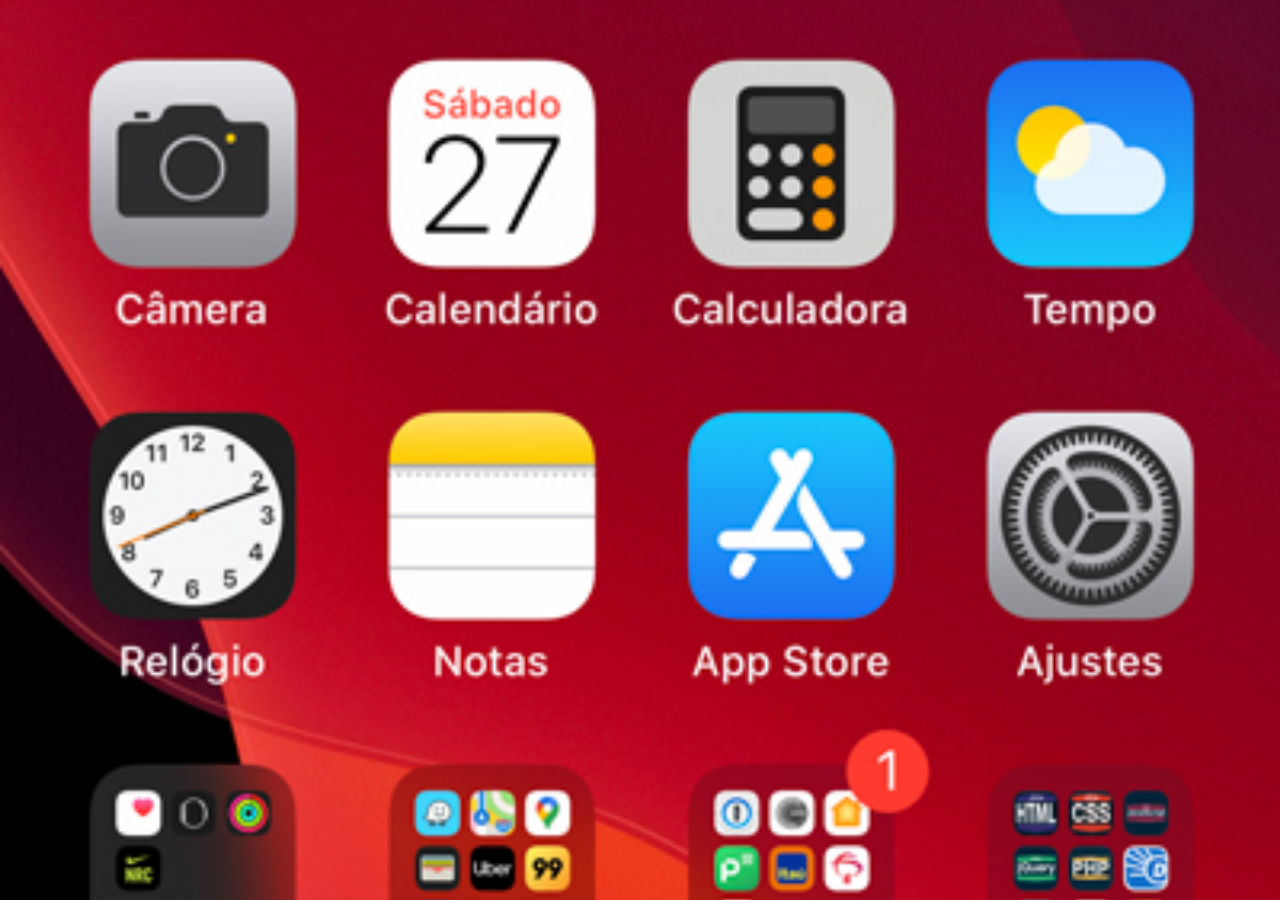
<file: home.html>
<!DOCTYPE html>
<html lang="pt-br">
<head>
    <meta charset="UTF-8">
    <meta http-equiv="X-UA-Compatible" content="IE=edge">
    <meta name="viewport" content="width=device-width, initial-scale=1.0">
    <title>home</title>
</head>

<style>
    * {
        margin: 0px;
        padding: 0px;
}

body {
    width: 100vw;
    height: 100vh;
    background: black url("imagens/tela-home.jpg") no-repeat top center;
    background-size: cover;
}

</style>

<body>
    
</body>
</html>
</file>
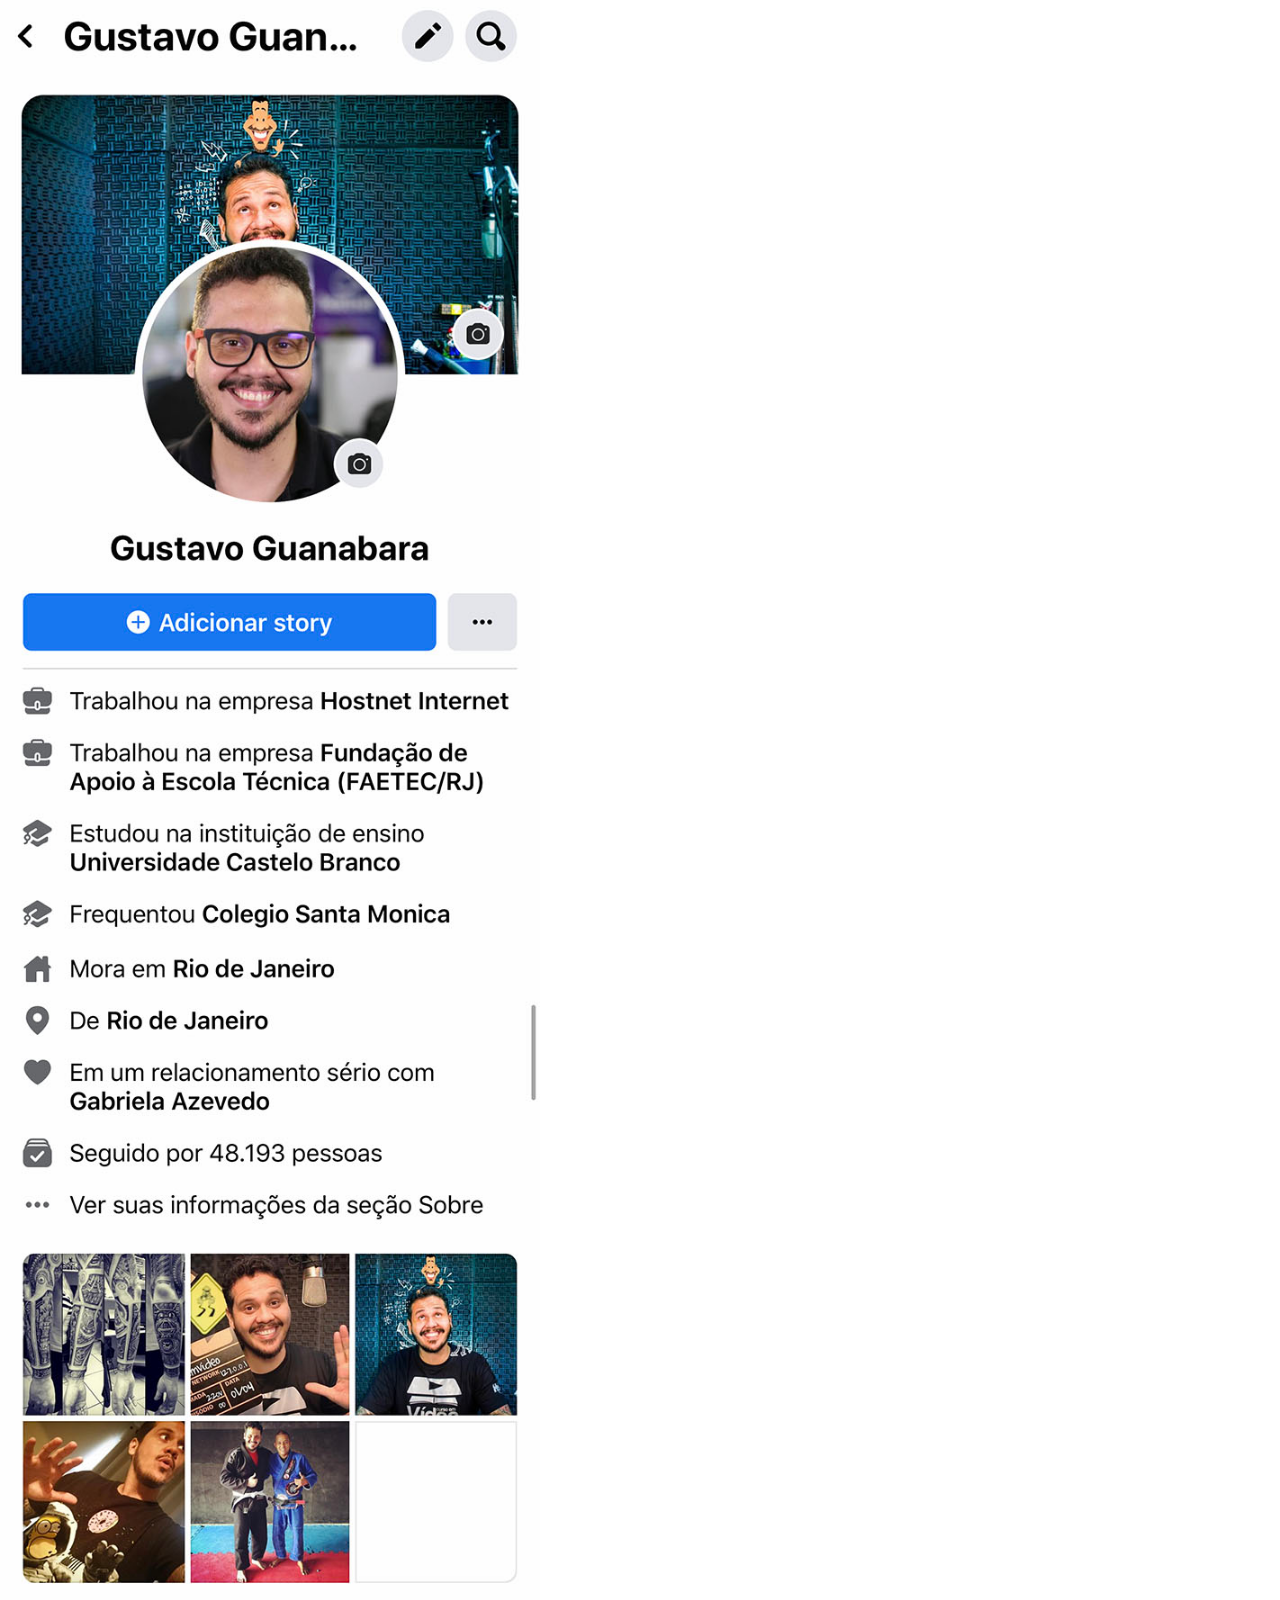
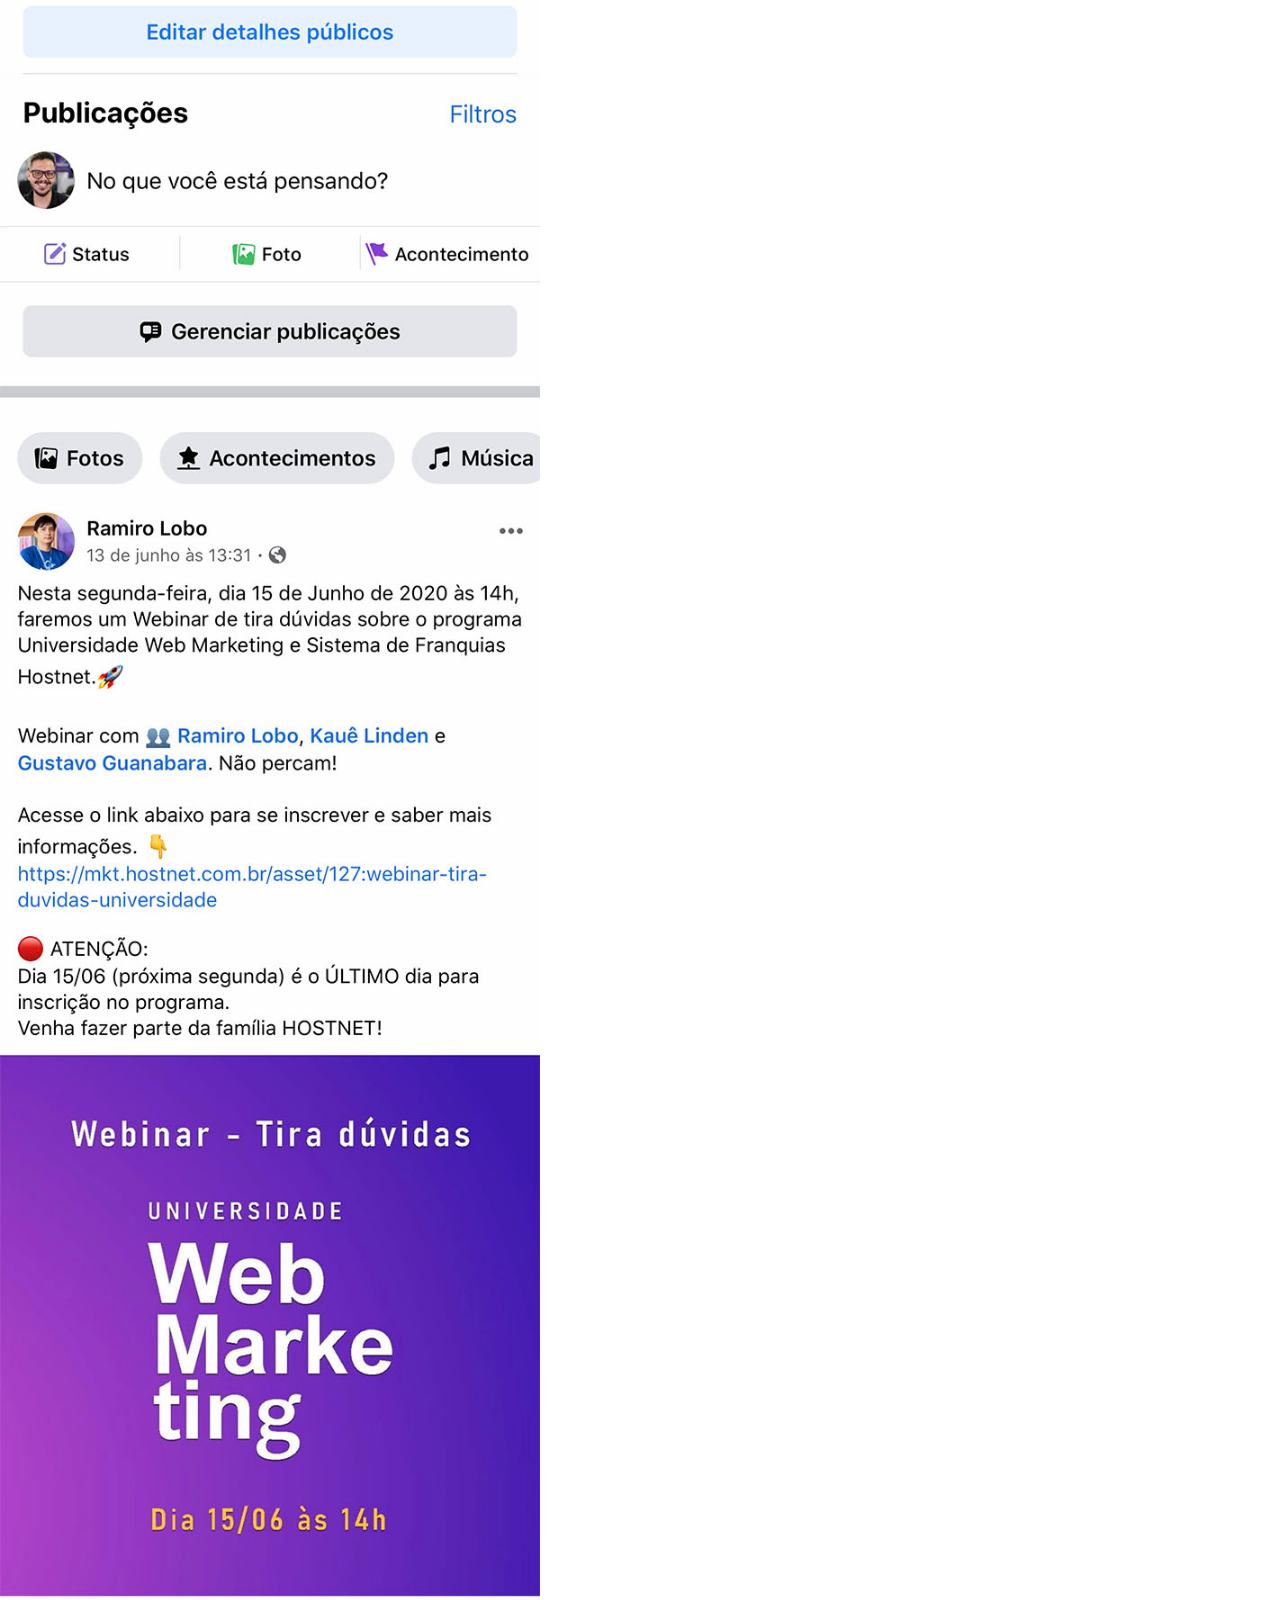
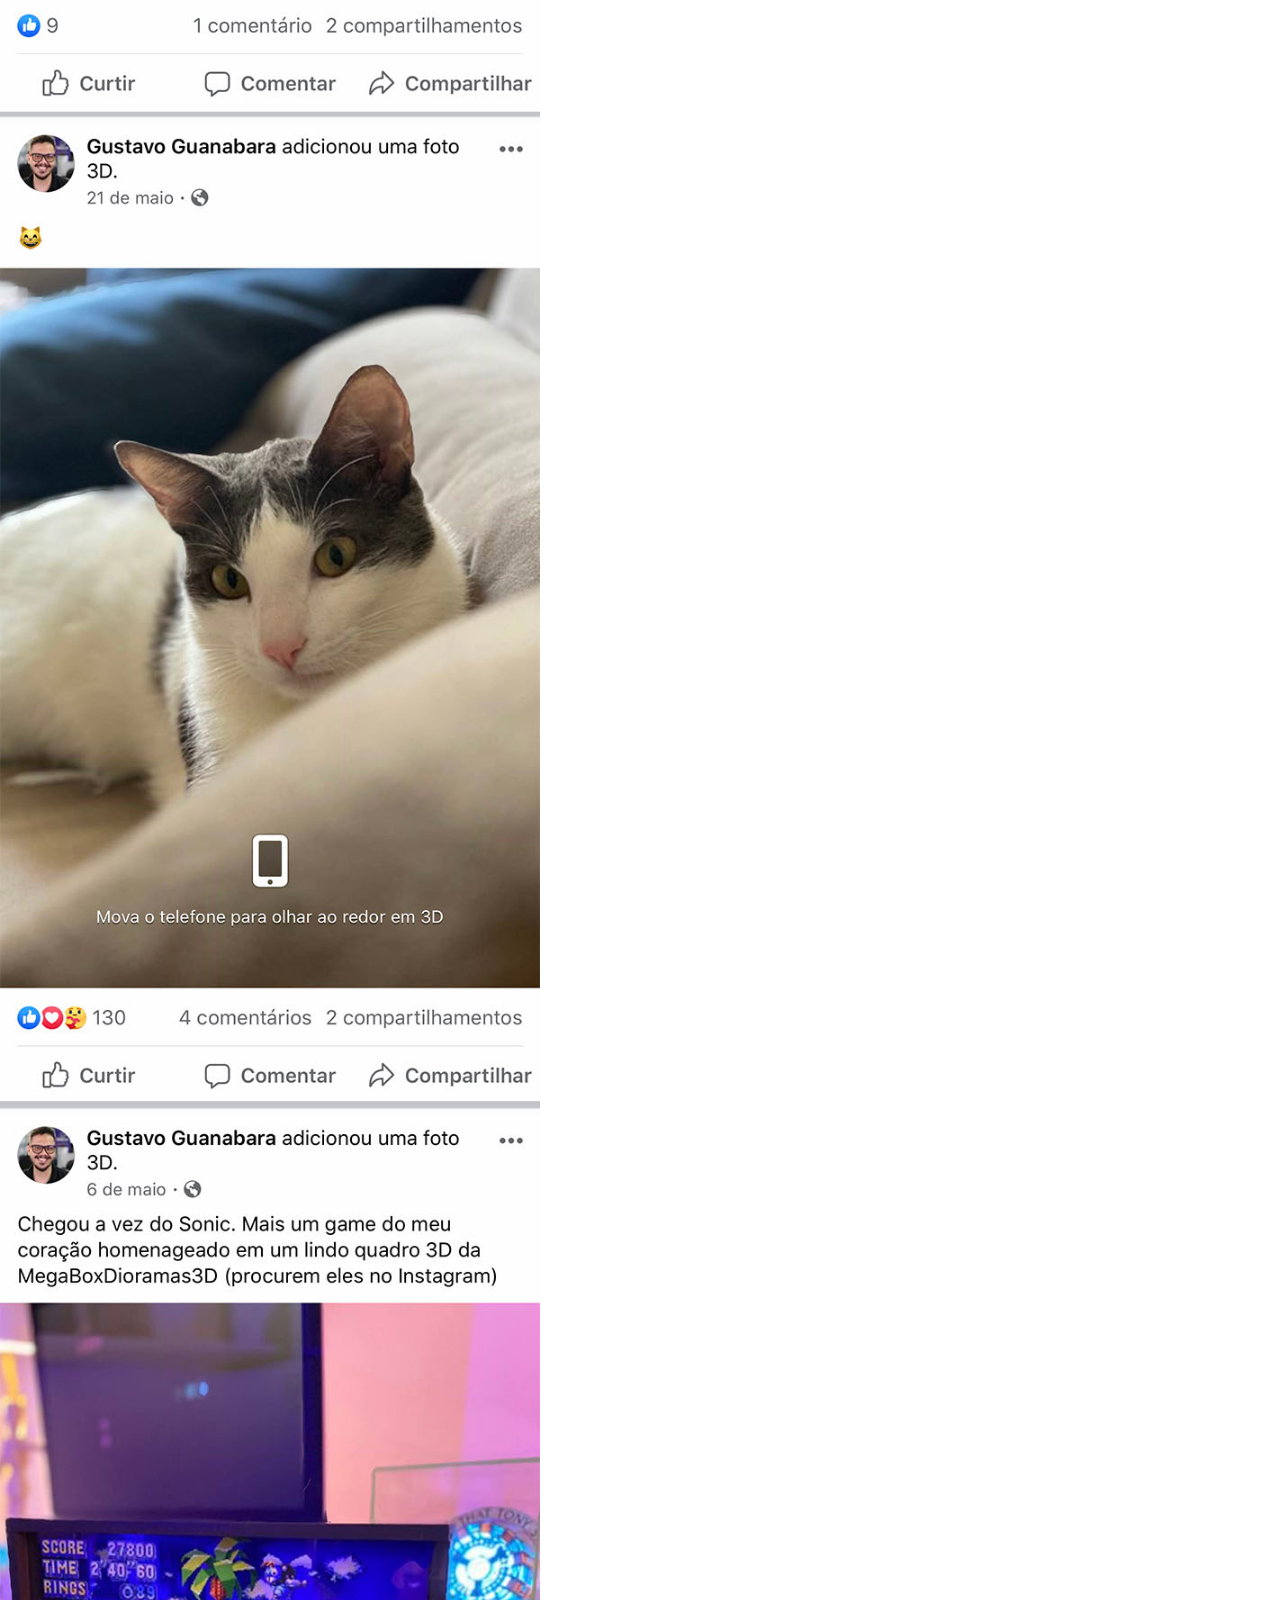
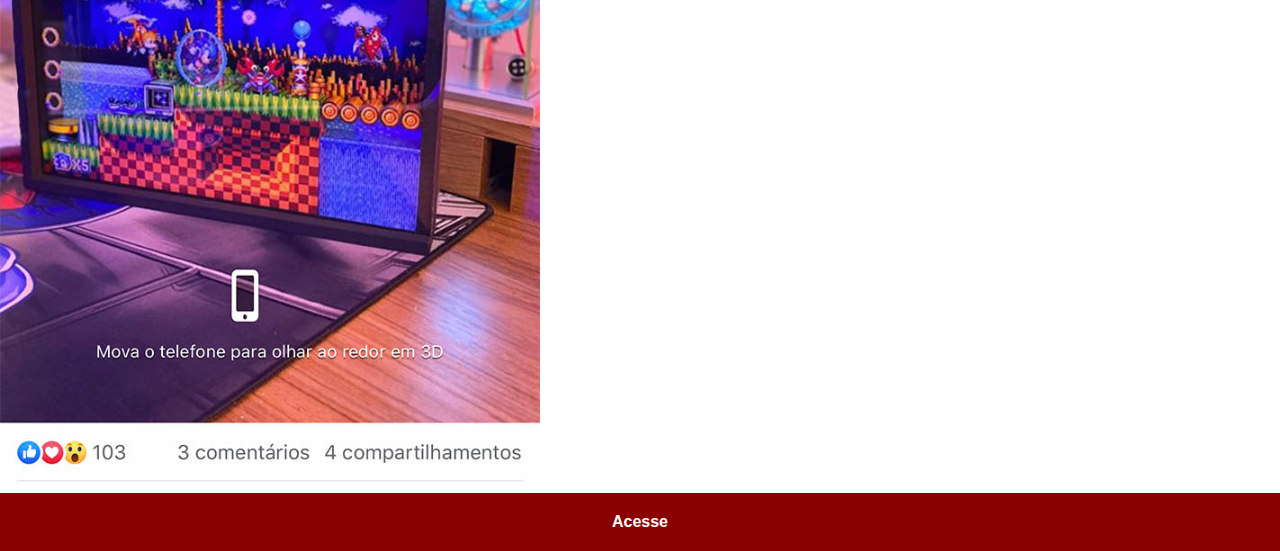
<file: pages/facebook.html>
<!DOCTYPE html>
<html lang="pt-br">
<head>
    <meta charset="UTF-8">
    <meta http-equiv="X-UA-Compatible" content="IE=edge">
    <meta name="viewport" content="width=device-width, initial-scale=1.0">
    <title>Facebook</title>
    <link rel="stylesheet" href="../estilos/social.css">
</head>
<body>
    <img src="../imagens/tela-facebook.jpg" alt="Facebook">
    <a href="#">Acesse</a>    
</body>
</html>
</file>
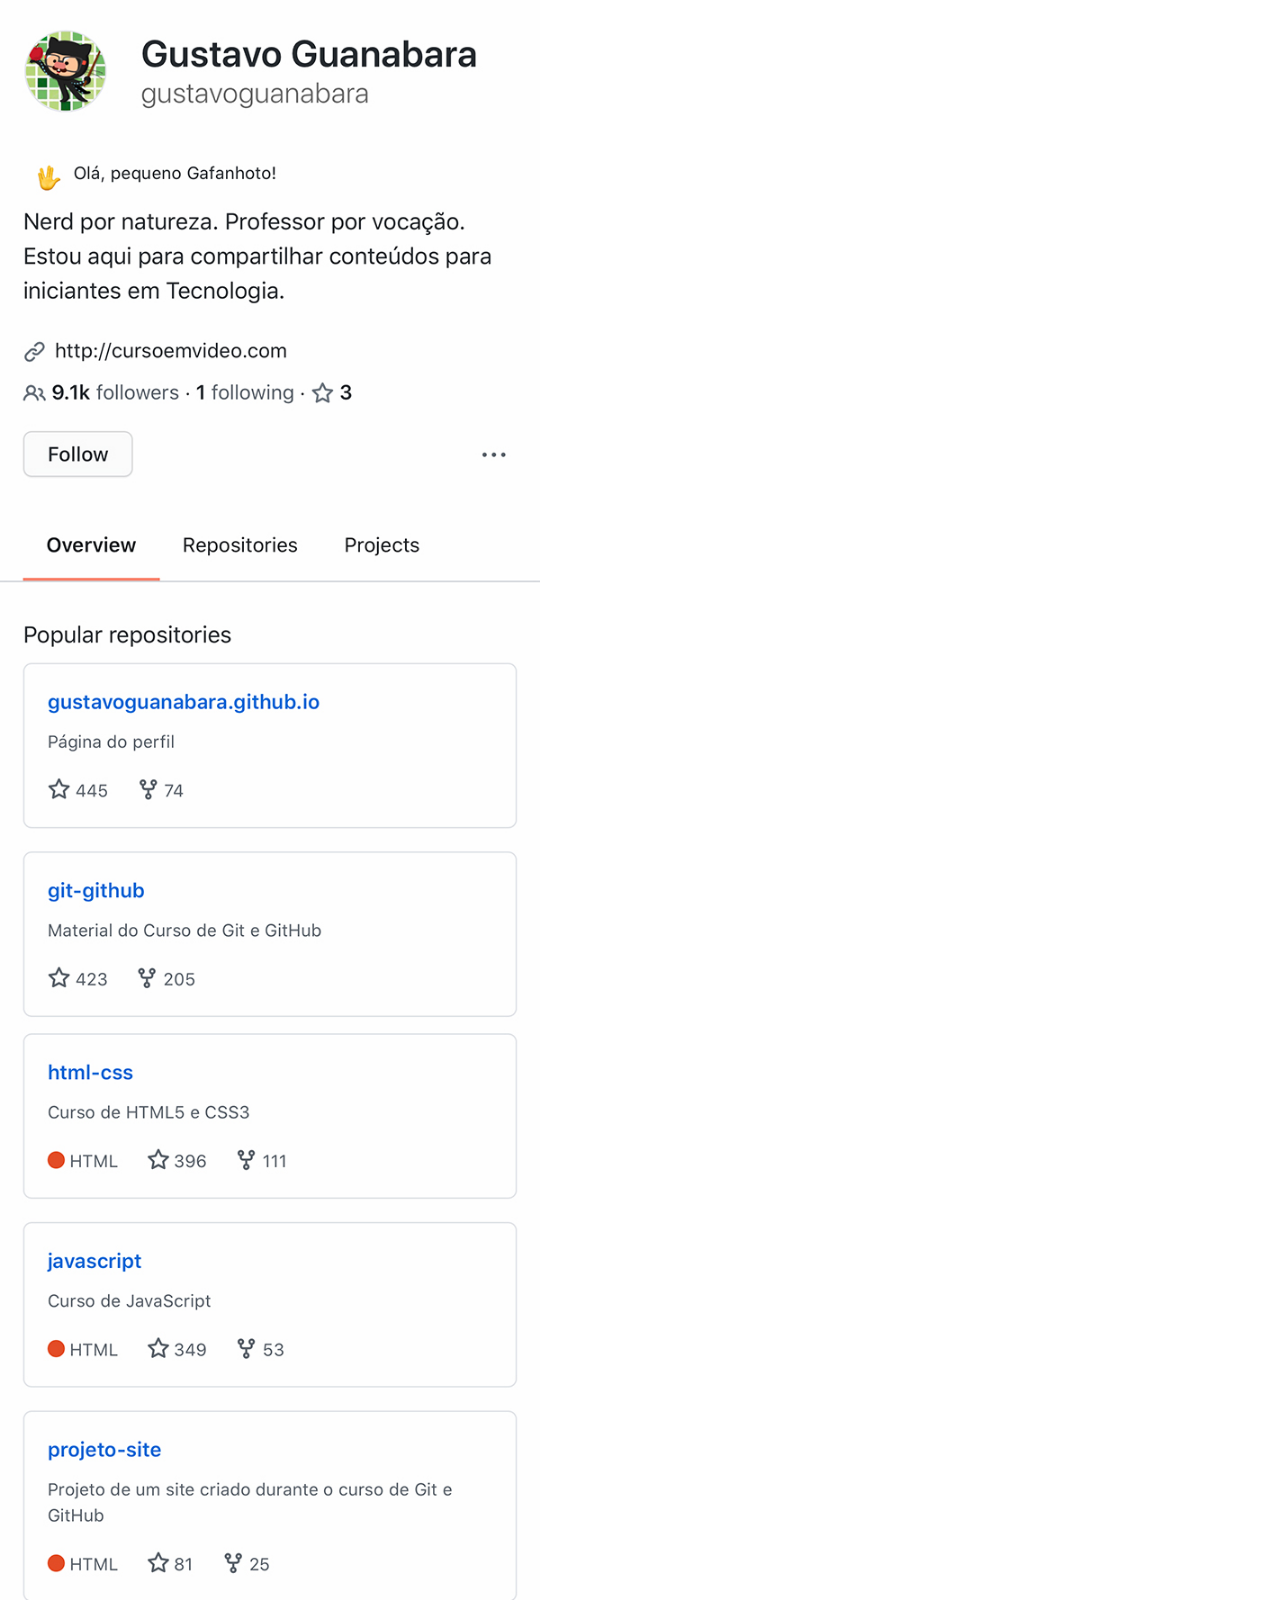
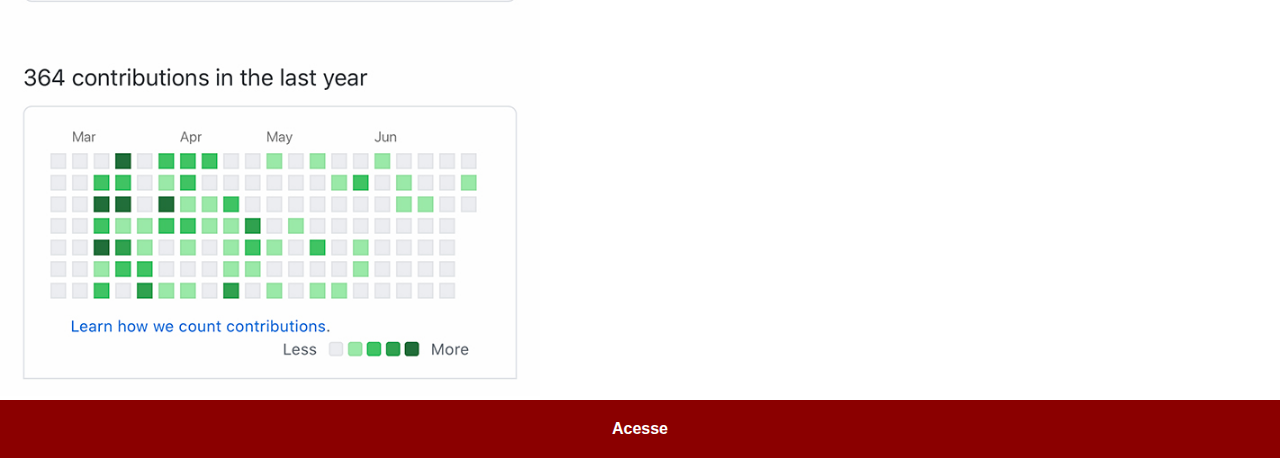
<file: pages/github.html>
<!DOCTYPE html>
<html lang="pt-br">
<head>
    <meta charset="UTF-8">
    <meta http-equiv="X-UA-Compatible" content="IE=edge">
    <meta name="viewport" content="width=device-width, initial-scale=1.0">
    <title>GitHub</title>
    <link rel="stylesheet" href="../estilos/social.css">
</head>
<body>
    <img src="../imagens/tela-github.jpg" alt="GitHub">
    <a href="#">Acesse</a>    
</body>
</html>
</file>
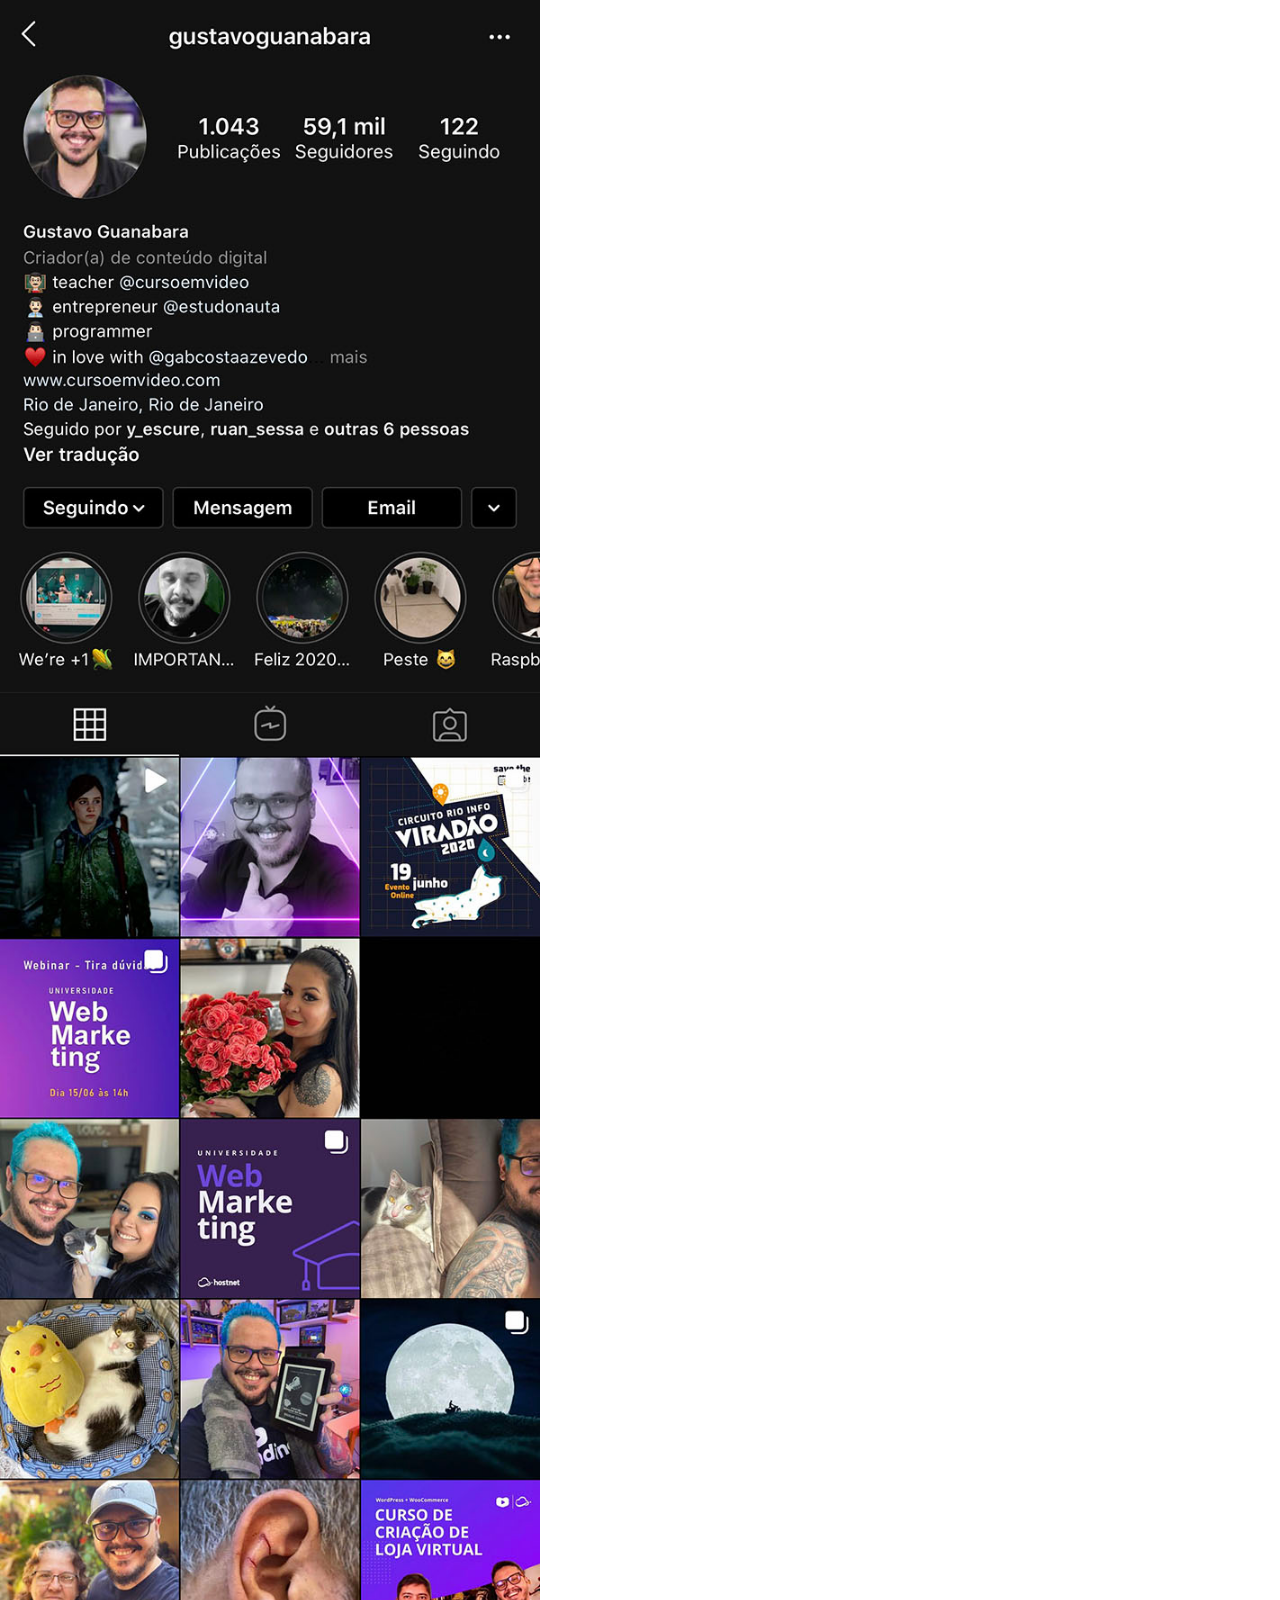
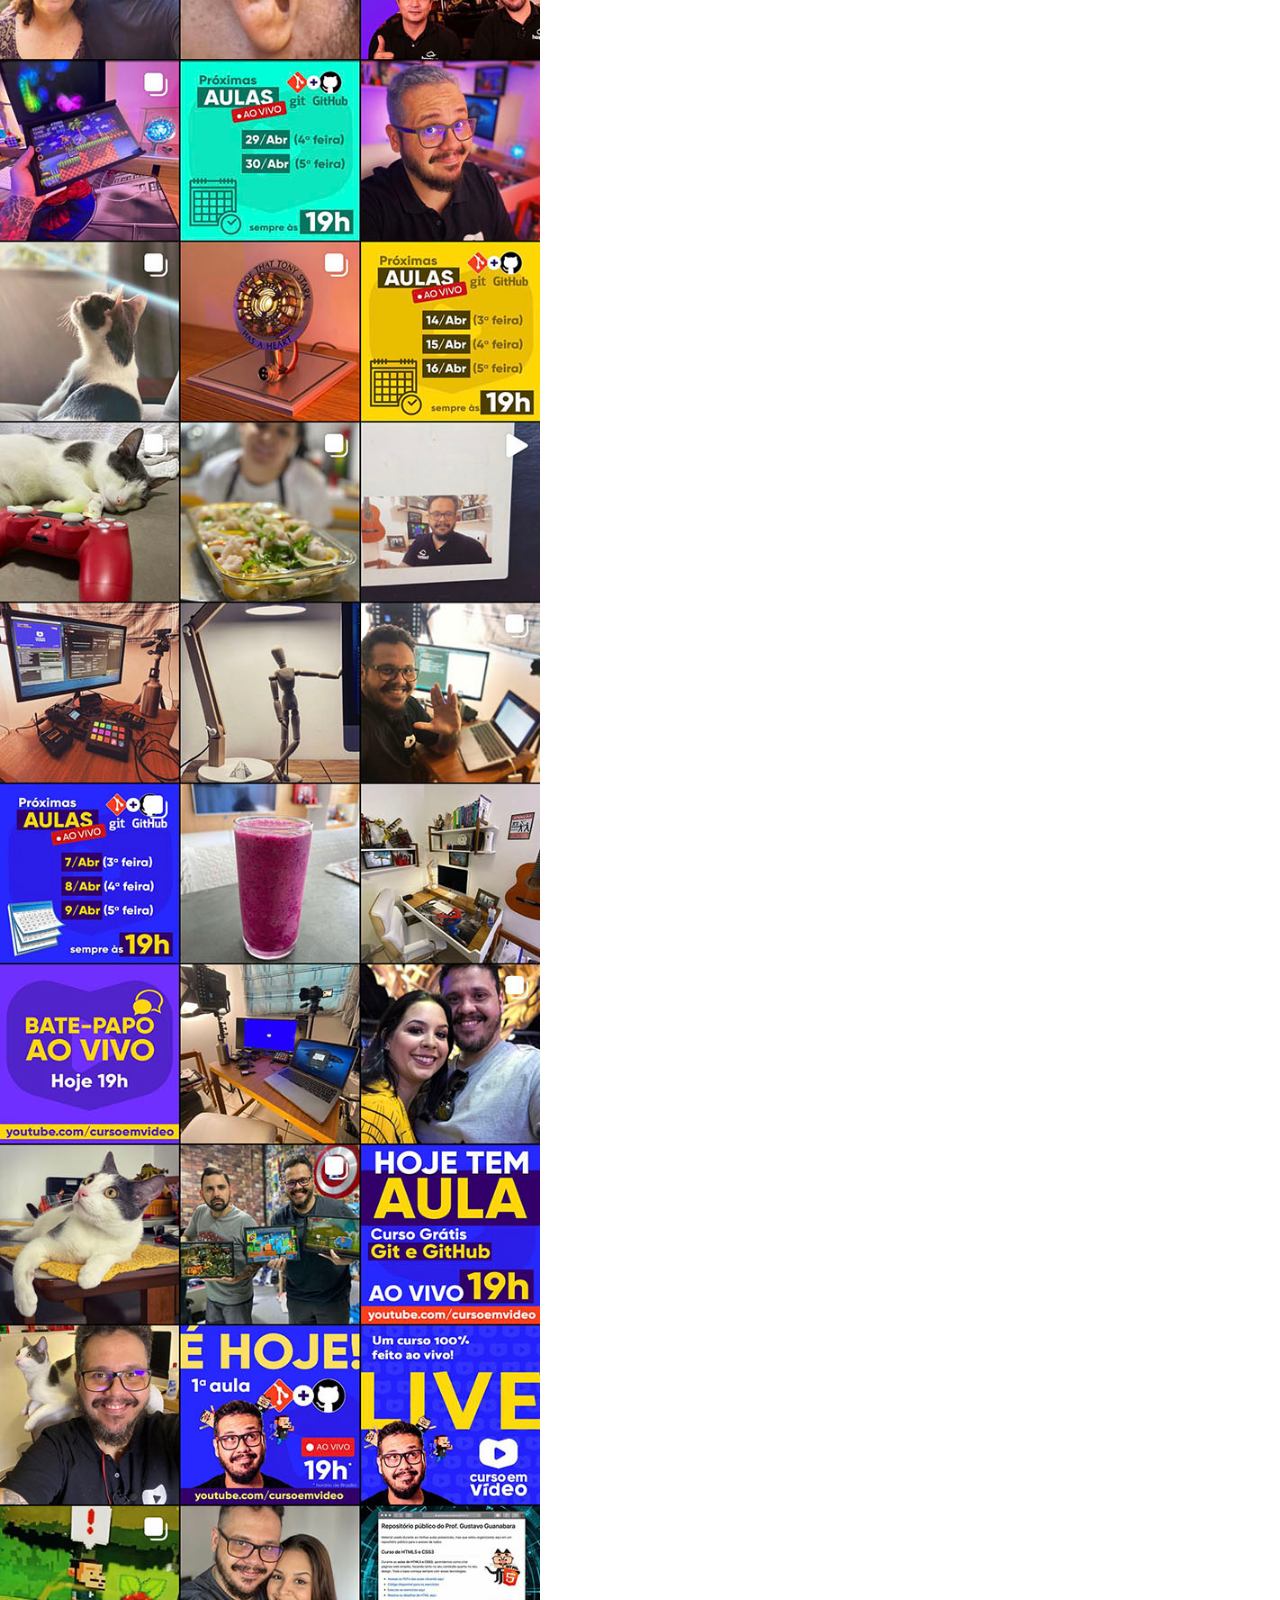
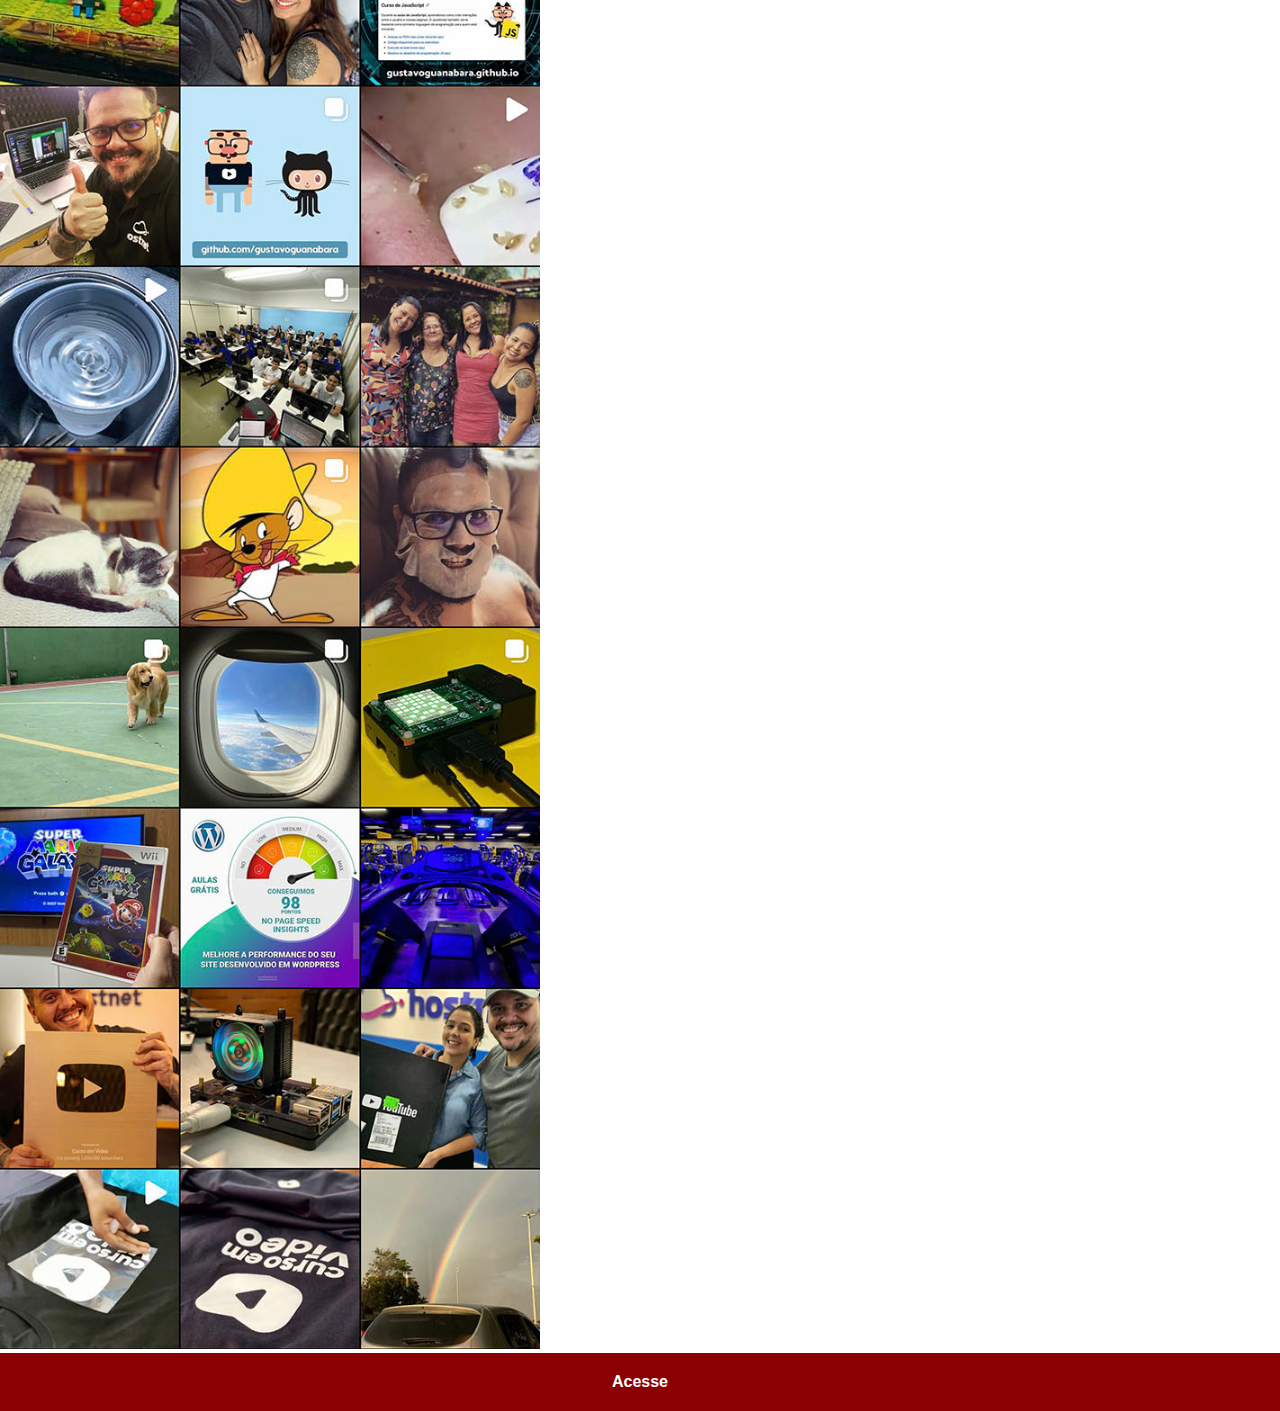
<file: pages/instagram.html>
<!DOCTYPE html>
<html lang="pt-br">
<head>
    <meta charset="UTF-8">
    <meta http-equiv="X-UA-Compatible" content="IE=edge">
    <meta name="viewport" content="width=device-width, initial-scale=1.0">
    <title>instagram</title>
    <link rel="stylesheet" href="../estilos/social.css">
</head>
<body>
    <img src="../imagens/tela-instagram.jpg" alt="instagram">
    <a href="#">Acesse</a>    
</body>
</html>
</file>
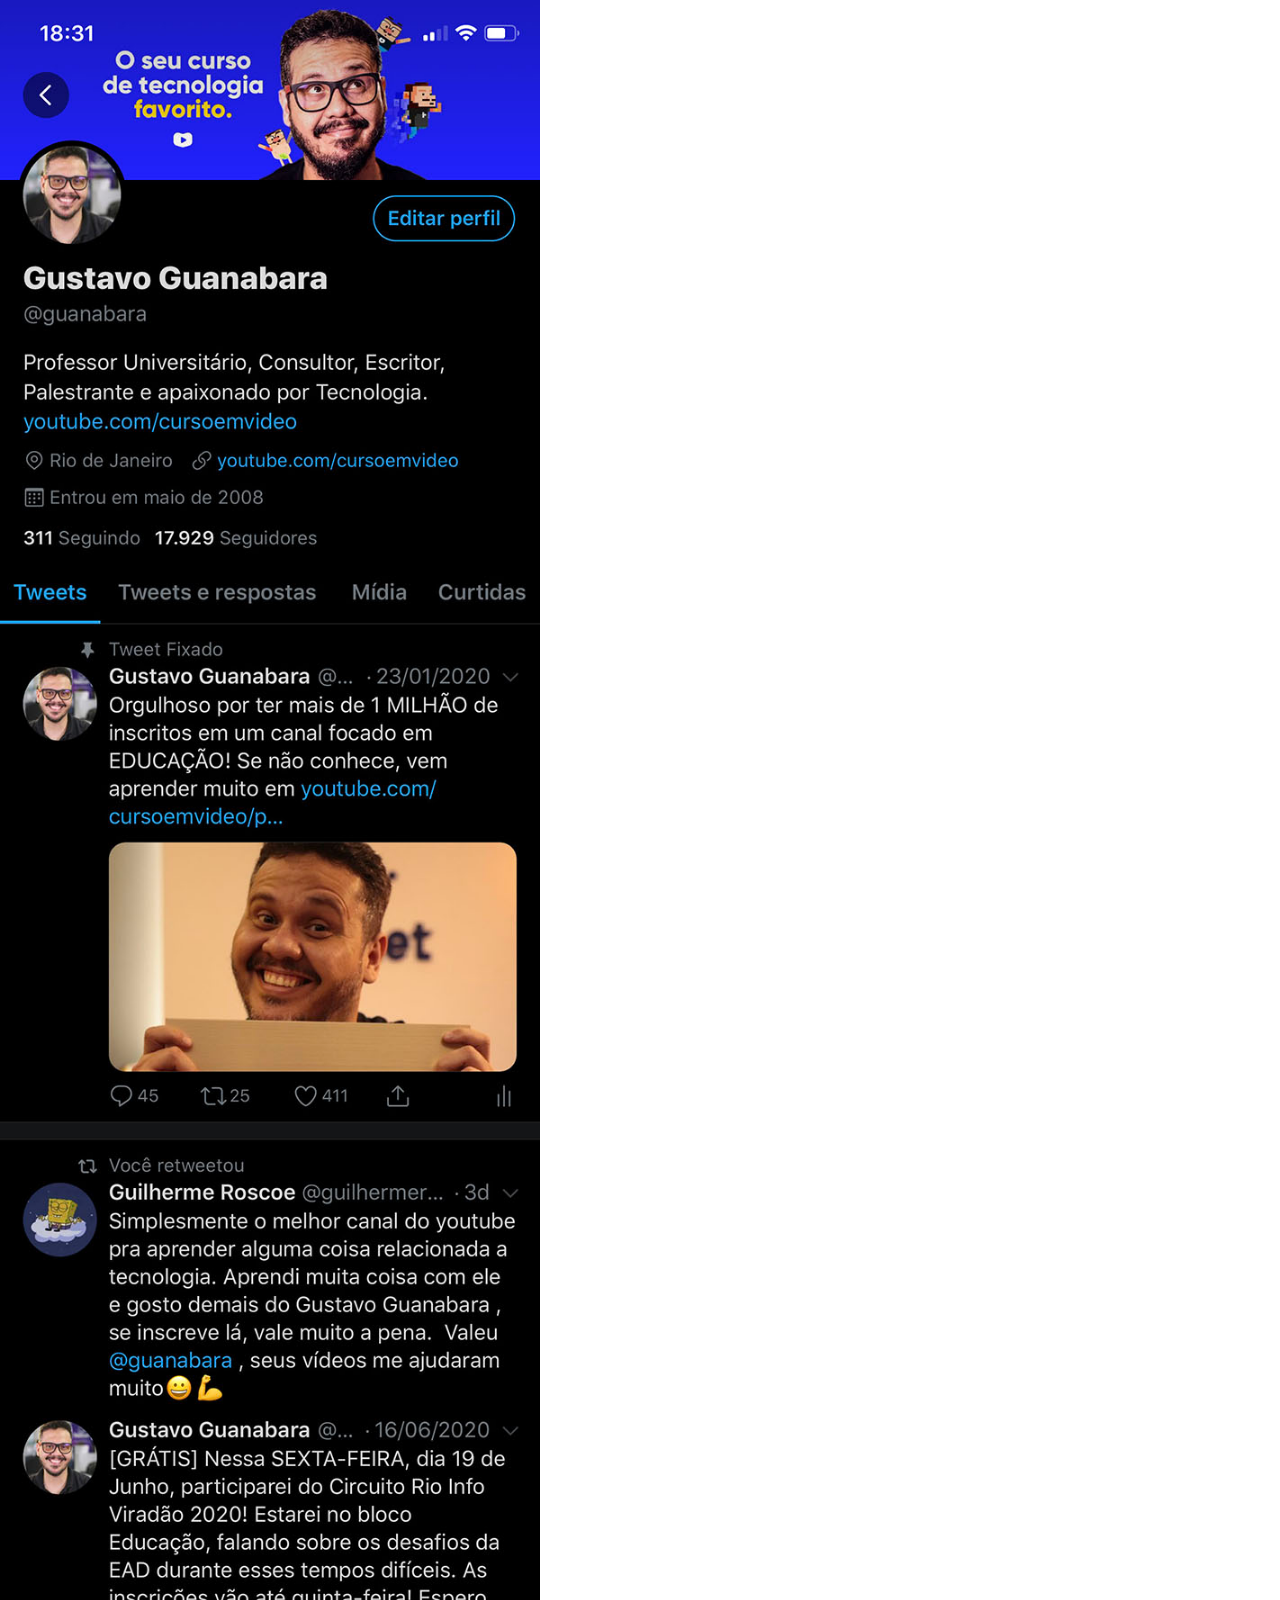
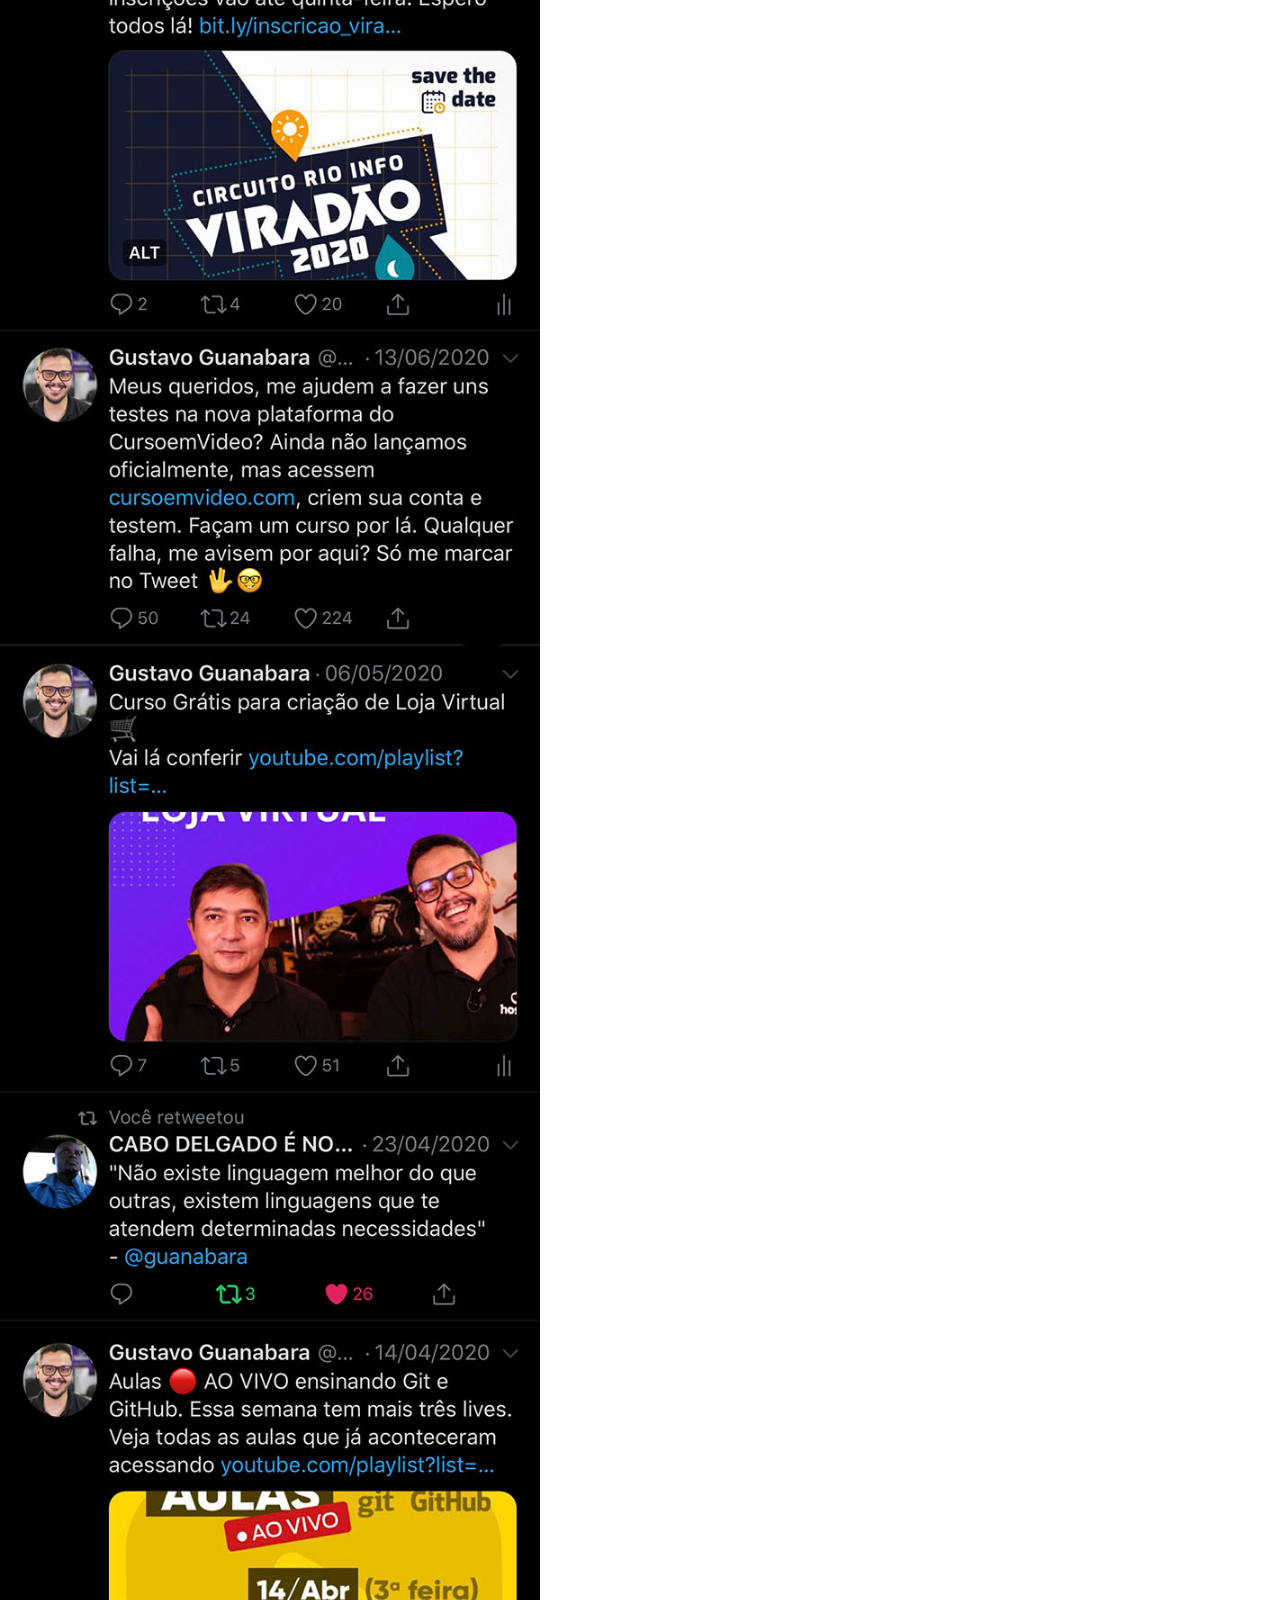
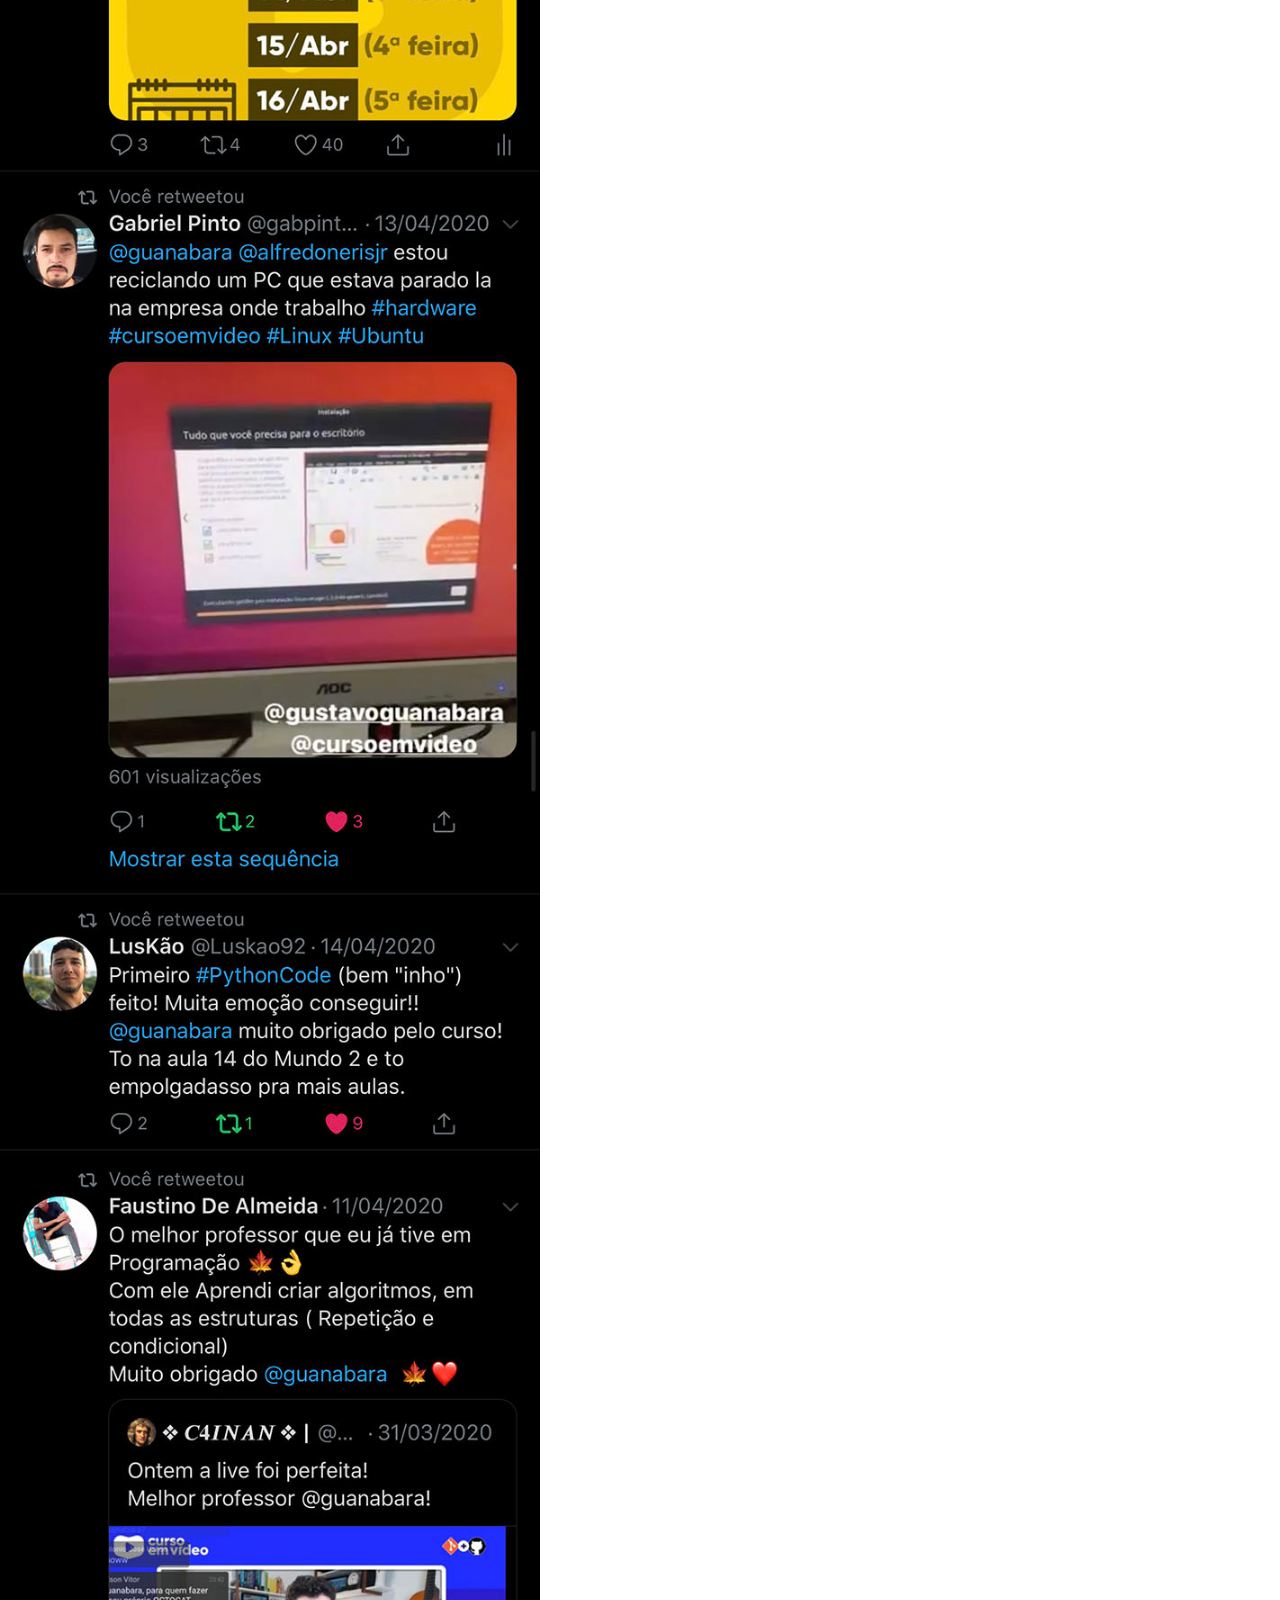
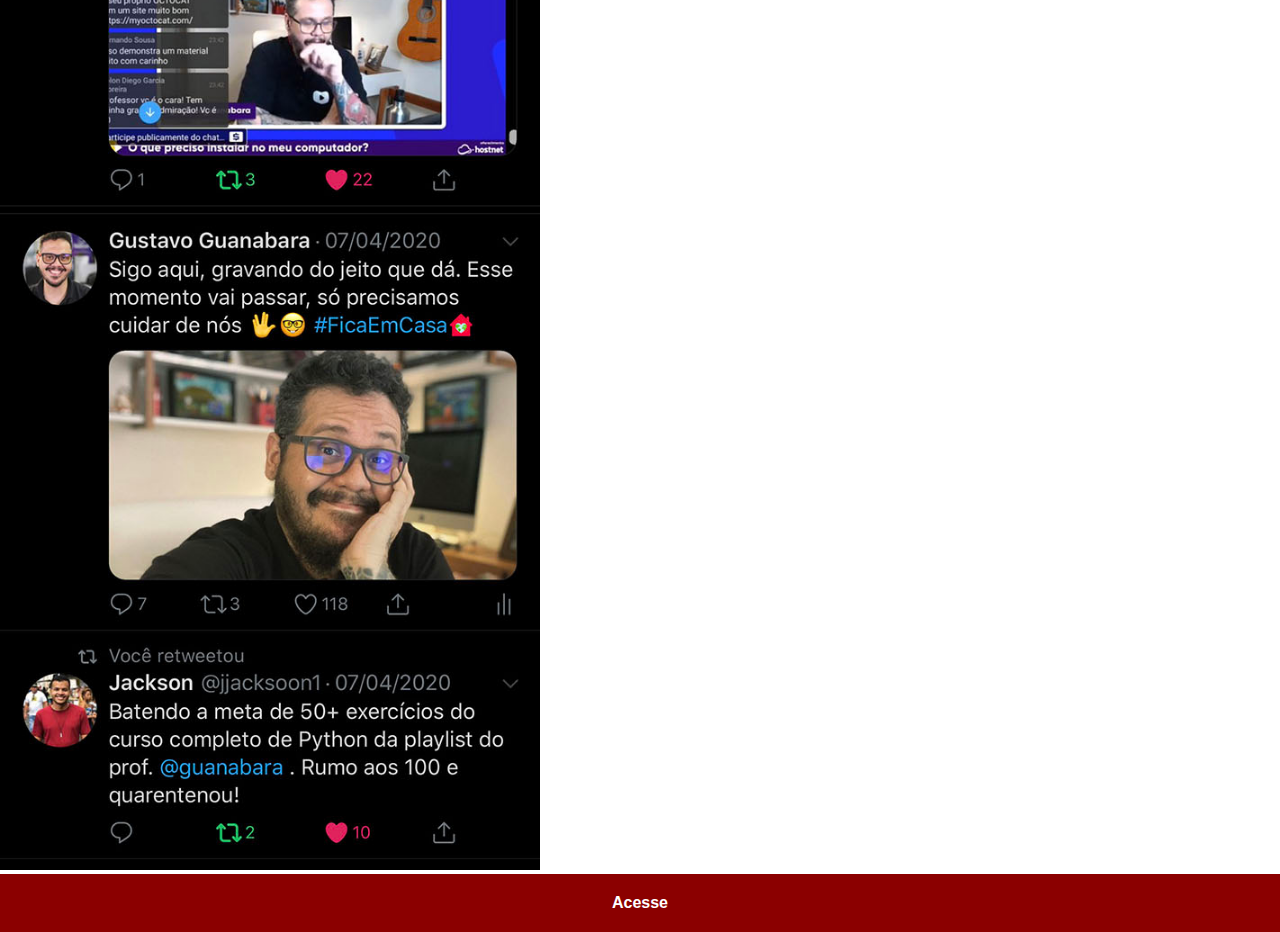
<file: pages/twitter.html>
<!DOCTYPE html>
<html lang="pt-br">
<head>
    <meta charset="UTF-8">
    <meta http-equiv="X-UA-Compatible" content="IE=edge">
    <meta name="viewport" content="width=device-width, initial-scale=1.0">
    <link rel="stylesheet" href="../estilos/social.css">
    <title>Twitter</title>
</head>
<body>
    <img src="../imagens/tela-twitter.jpg" alt="Twitter">
    <a href="#">Acesse</a>  
</body>
</html>
</file>
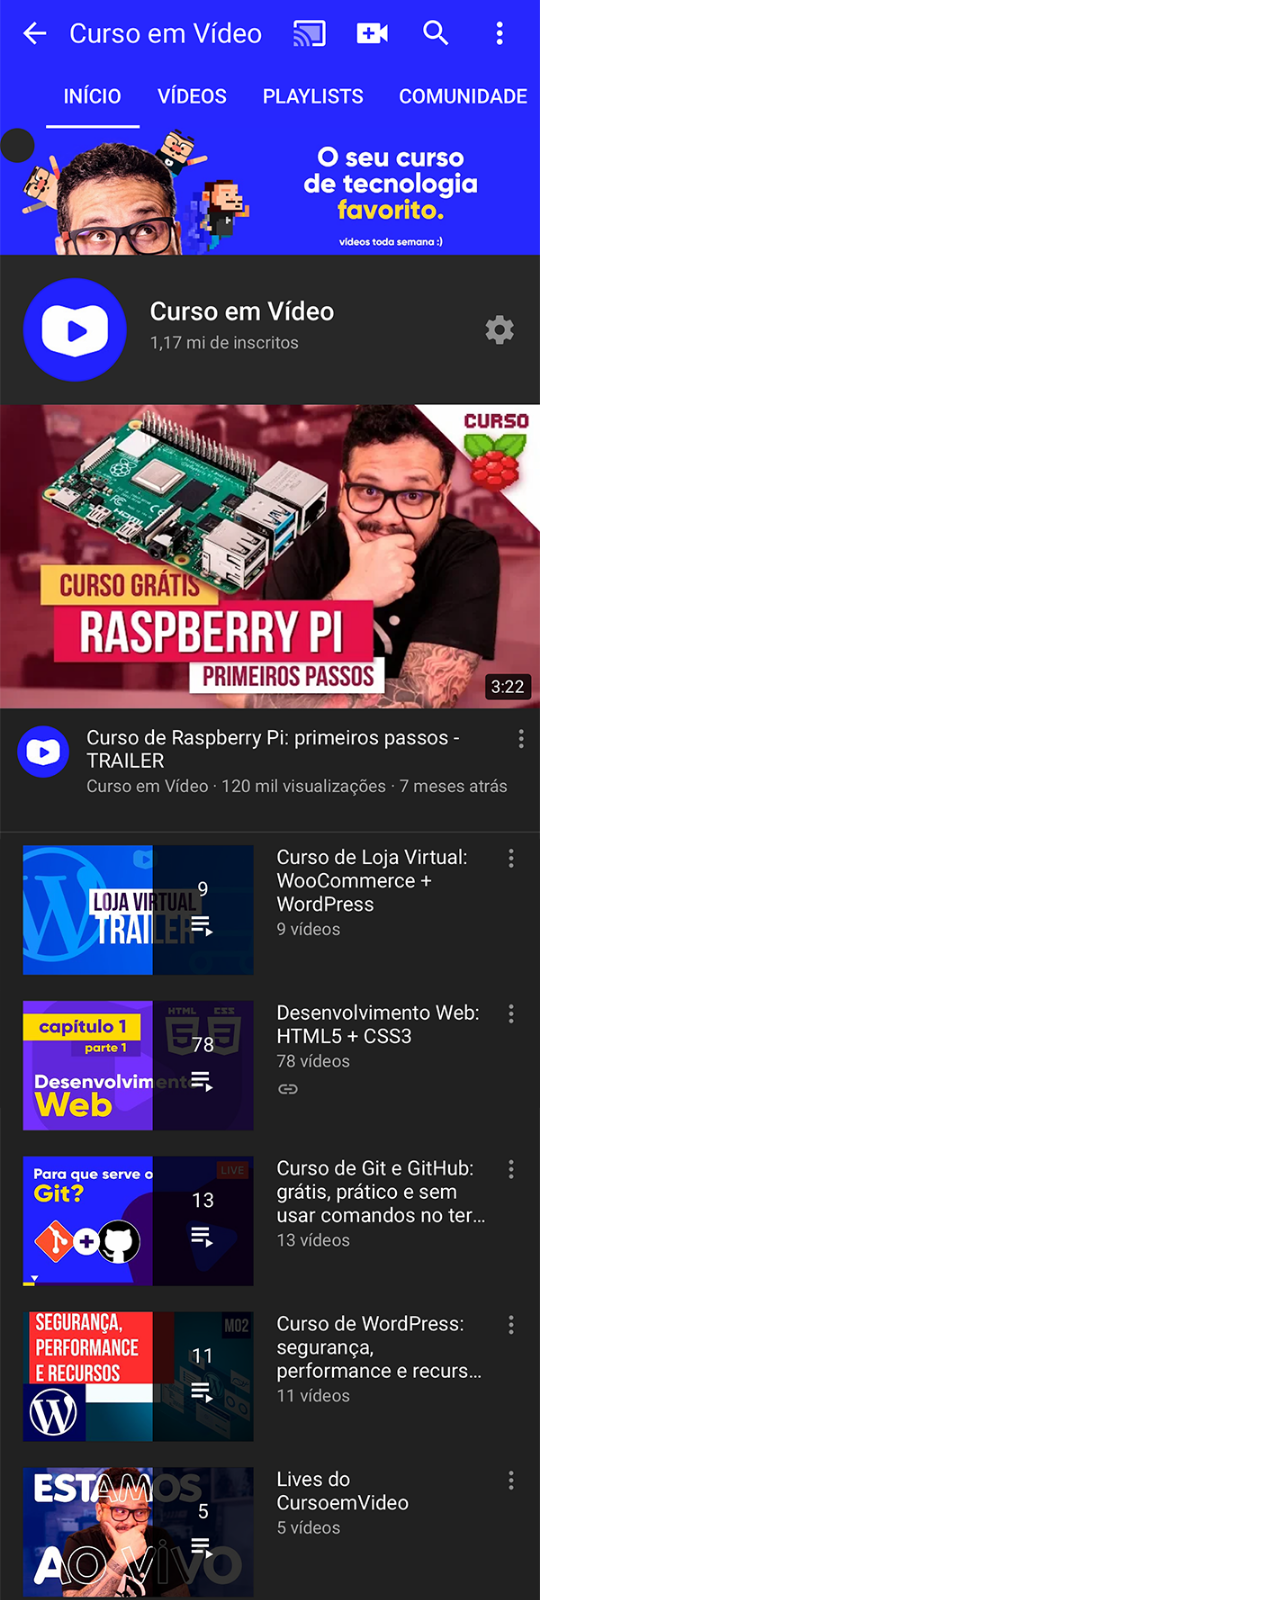
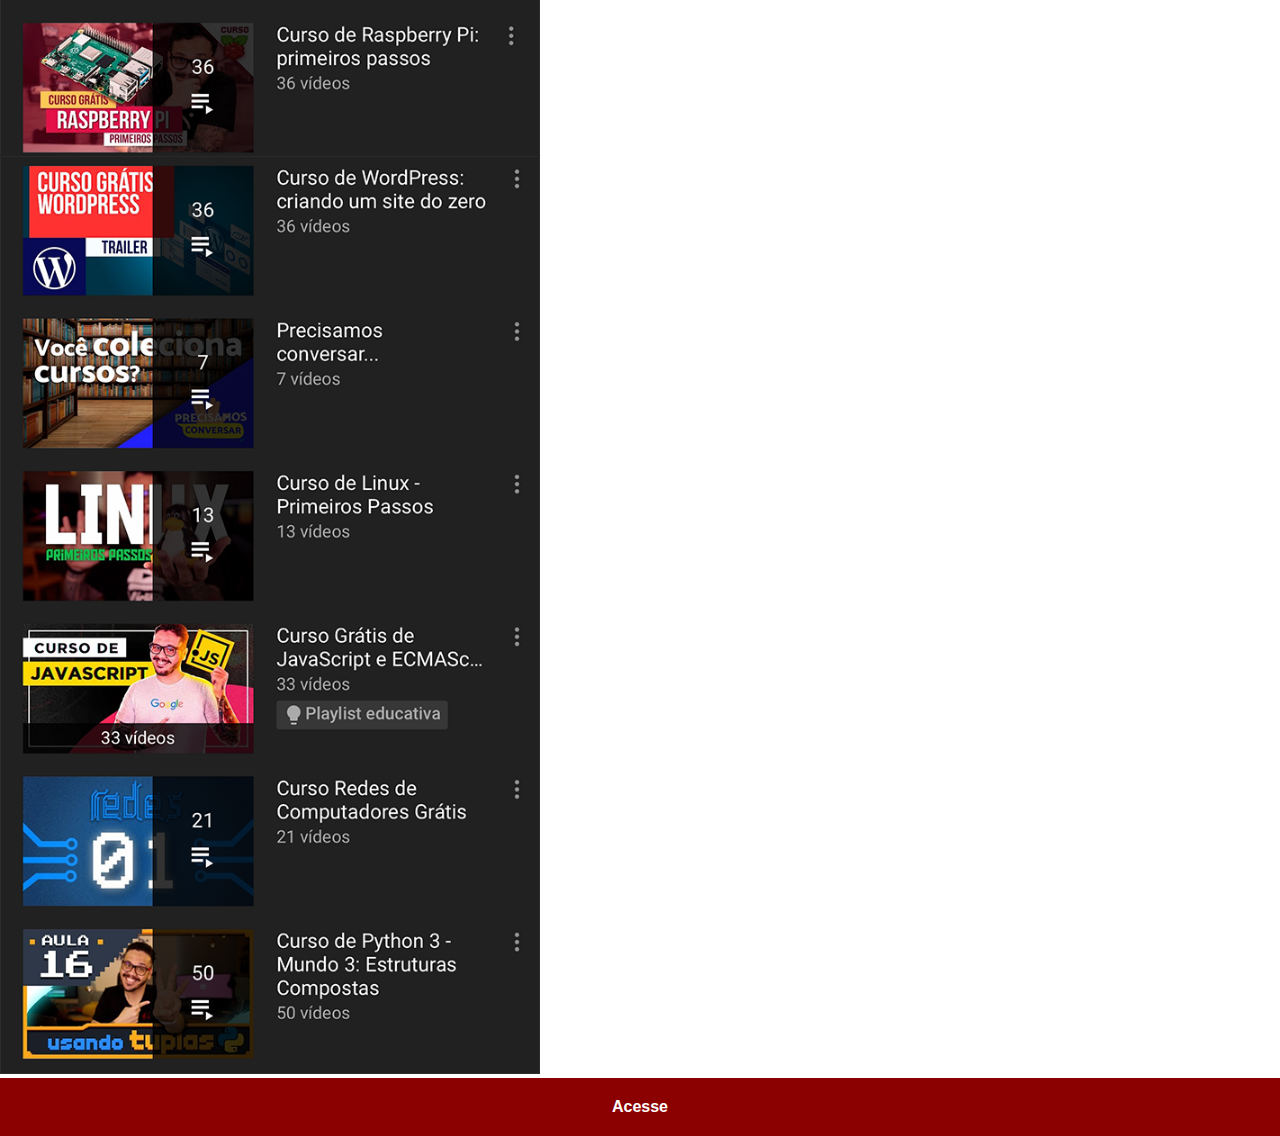
<file: pages/youtube.html>
<!DOCTYPE html>
<html lang="pt-br">
<head>
    <meta charset="UTF-8">
    <meta http-equiv="X-UA-Compatible" content="IE=edge">
    <meta name="viewport" content="width=device-width, initial-scale=1.0">
    <title>Youtube</title>
    <link rel="stylesheet" href="../estilos/social.css">
</head>
<body>
    <img src="../imagens/tela-youtube.png" alt="Youtube">
    <a href="#">Acesse</a>    
</body>
</html>
</file>
<file: estilos/social.css>
@charset "UTF-8";

*{
    margin: 0px;
    padding: 0px;
    font-family: Arial, Helvetica, sans-serif;

}

::-webkit-scrollbar{
    width: 0px;
    height: 0px;
}

img {
    width: 60vh;
}

a {
    display: block;
    background-color: darkred;
    color:white;
    padding: 20px;
    text-align: center;
    font-weight: bolder;
    text-decoration: none;

}

a:hover {
    background-color: red;
}
</file>
